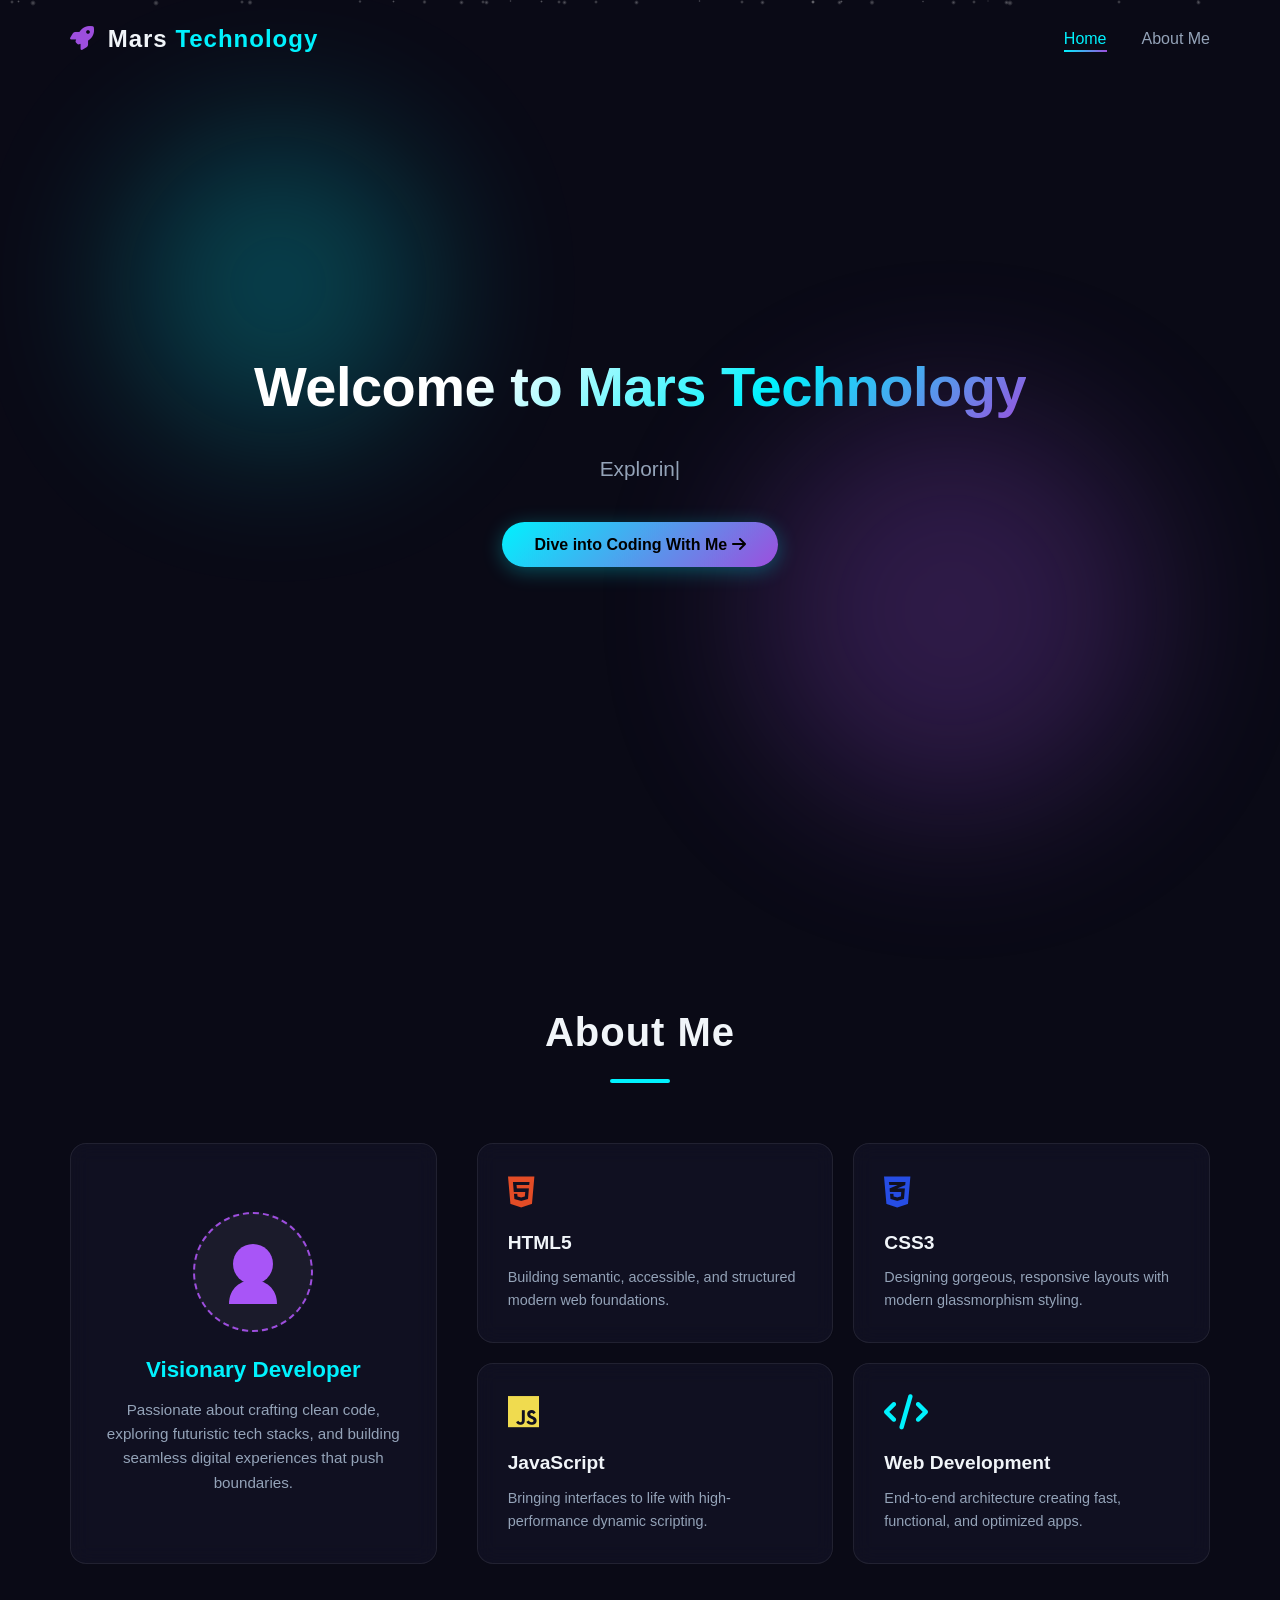
<file: index.html>
<!DOCTYPE html>
<html lang="en">
<head>
    <meta charset="UTF-8">
    <meta name="viewport" content="width=device-width, initial-scale=1.0">
    <title>Mars Technology | Home</title>
    <link rel="stylesheet" href="style.css">
    <link rel="stylesheet" href="https://cdnjs.cloudflare.com/ajax/libs/font-awesome/6.4.0/css/all.min.css">
</head>
<body>

    <div class="particles-container" id="particles"></div>

    <nav class="navbar">
        <div class="nav-container">
            <a href="#" class="logo"><i class="fas fa-rocket"></i> Mars <span>Technology</span></a>
            <ul class="nav-links">
                <li><a href="#home" class="active">Home</a></li>
                <li><a href="#about">About Me</a></li>
            </ul>
            <div class="menu-toggle" id="mobile-menu">
                <span class="bar"></span>
                <span class="bar"></span>
                <span class="bar"></span>
            </div>
        </div>
    </nav>

    <section id="home" class="hero-section">
        <div class="hero-content">
            <h1 class="fade-up">Welcome to Mars Technology</h1>
            <p class="subtitle fade-up">
                <span class="typing-text" data-words='["Exploring innovation.", "Programming the future.", "Mastering technology."]'></span>
            </p>
            <a href="coding.html" class="btn ripple-btn fade-up">Dive into Coding With Me <i class="fas fa-arrow-right"></i></a>
        </div>
        <div class="floating-orb orb-1"></div>
        <div class="floating-orb orb-2"></div>
    </section>

    <section id="about" class="about-section reveal">
        <div class="section-title">
            <h2>About Me</h2>
            <div class="line"></div>
        </div>

        <div class="about-container">
            <div class="about-card profile-card">
                <div class="profile-img-container">
                    <svg viewBox="0 0 100 100" class="profile-placeholder">
                        <circle cx="50" cy="40" r="25" fill="#a855f7" />
                        <path d="M20,90 C20,70 35,60 50,60 C65,60 80,70 80,90" fill="#a855f7" />
                    </svg>
                </div>
                <h3>Visionary Developer</h3>
                <p>Passionate about crafting clean code, exploring futuristic tech stacks, and building seamless digital experiences that push boundaries.</p>
            </div>

            <div class="skills-grid">
                <div class="skill-card">
                    <i class="fab fa-html5 skill-icon html-icon"></i>
                    <h3>HTML5</h3>
                    <p>Building semantic, accessible, and structured modern web foundations.</p>
                </div>
                <div class="skill-card">
                    <i class="fab fa-css3-alt skill-icon css-icon"></i>
                    <h3>CSS3</h3>
                    <p>Designing gorgeous, responsive layouts with modern glassmorphism styling.</p>
                </div>
                <div class="skill-card">
                    <i class="fab fa-js skill-icon js-icon"></i>
                    <h3>JavaScript</h3>
                    <p>Bringing interfaces to life with high-performance dynamic scripting.</p>
                </div>
                <div class="skill-card">
                    <i class="fas fa-code skill-icon dev-icon"></i>
                    <h3>Web Development</h3>
                    <p>End-to-end architecture creating fast, functional, and optimized apps.</p>
                </div>
            </div>
        </div>
    </section>

    <script src="script.js"></script>
</body>
</html>
</file>
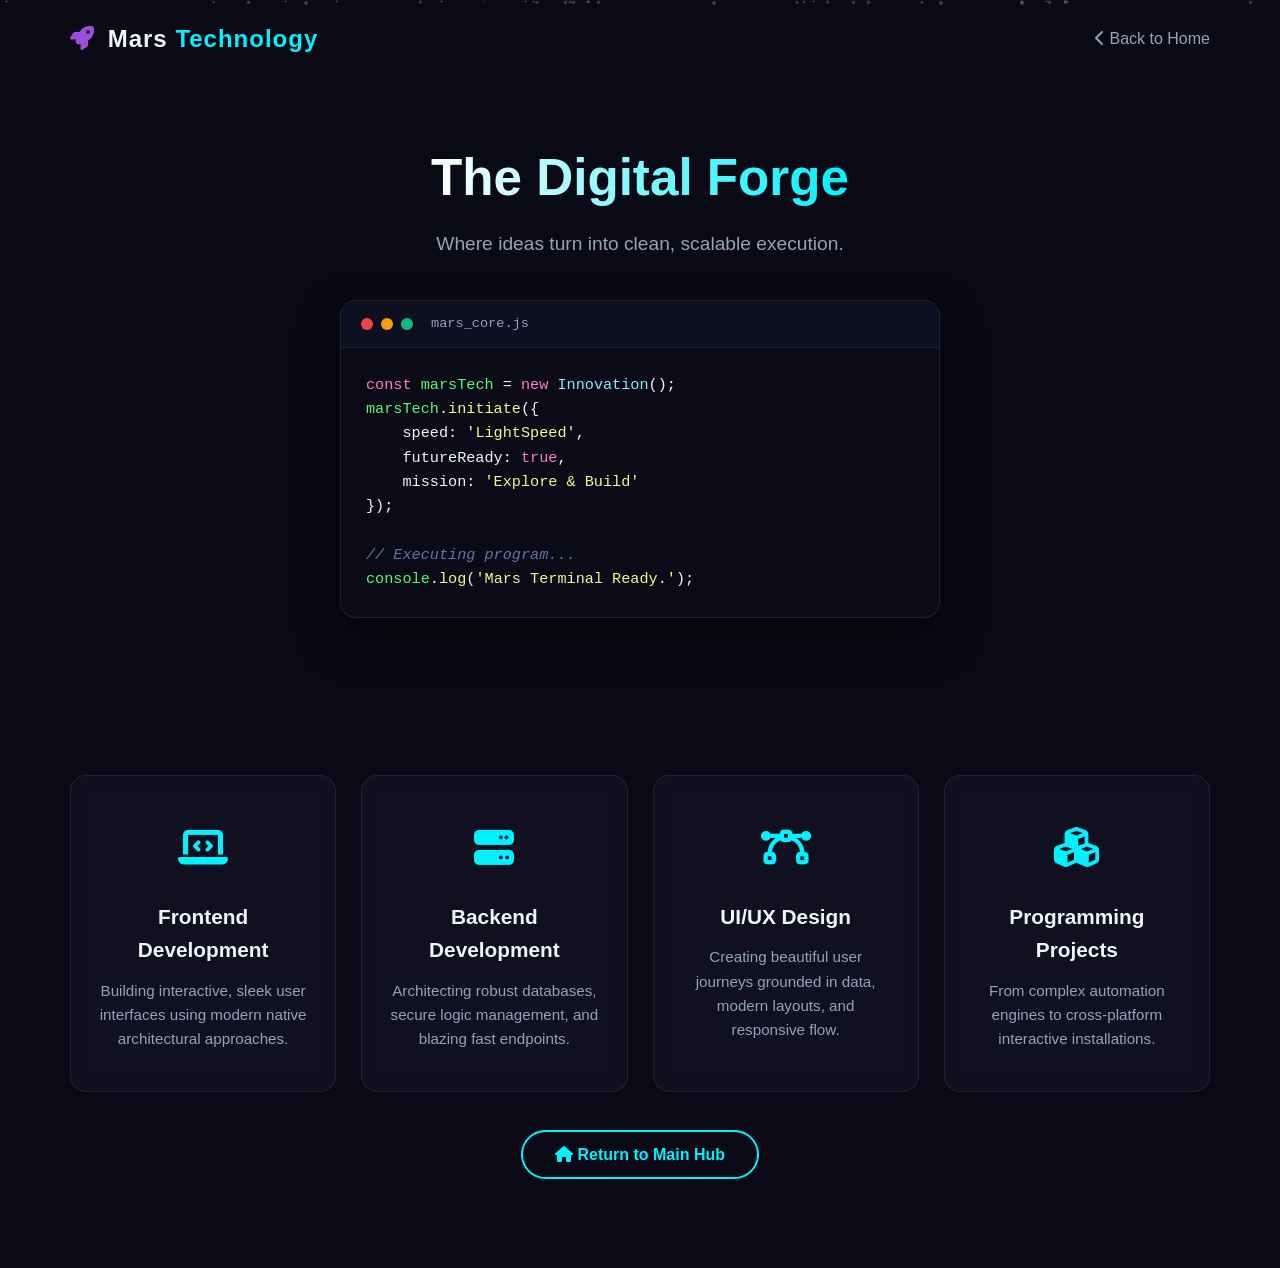
<file: coding.html>
<!DOCTYPE html>
<html lang="en">
<head>
    <meta charset="UTF-8">
    <meta name="viewport" content="width=device-width, initial-scale=1.0">
    <title>Mars Technology | Coding</title>
    <link rel="stylesheet" href="style.css">
    <link rel="stylesheet" href="https://cdnjs.cloudflare.com/ajax/libs/font-awesome/6.4.0/css/all.min.css">
</head>
<body class="coding-page">

    <div class="particles-container" id="particles"></div>

    <nav class="navbar navbar-scrolled">
        <div class="nav-container">
            <a href="index.html" class="logo"><i class="fas fa-rocket"></i> Mars <span>Technology</span></a>
            <a href="index.html" class="back-home-link"><i class="fas fa-chevron-left"></i> Back to Home</a>
        </div>
    </nav>

    <header class="coding-hero">
        <div class="coding-hero-content">
            <h1 class="fade-up">The Digital Forge</h1>
            <p class="fade-up">Where ideas turn into clean, scalable execution.</p>
        </div>

        <div class="code-terminal fade-up">
            <div class="terminal-header">
                <span class="dot red"></span>
                <span class="dot yellow"></span>
                <span class="dot green"></span>
                <span class="terminal-title">mars_core.js</span>
            </div>
            <div class="terminal-body">
                <pre><code><span class="keyword">const</span> <span class="variable">marsTech</span> = <span class="keyword">new</span> <span class="class">Innovation</span>();
<span class="variable">marsTech</span>.<span class="method">initiate</span>({
    speed: <span class="string">'LightSpeed'</span>,
    futureReady: <span class="keyword">true</span>,
    mission: <span class="string">'Explore & Build'</span>
});

<span class="comment">// Executing program...</span>
<span class="variable">console</span>.<span class="method">log</span>(<span class="string">'Mars Terminal Ready.'</span>);</code></pre>
            </div>
        </div>
    </header>

    <main class="services-section reveal">
        <div class="services-grid">
            <div class="service-card">
                <div class="service-icon"><i class="fas fa-laptop-code"></i></div>
                <h3>Frontend Development</h3>
                <p>Building interactive, sleek user interfaces using modern native architectural approaches.</p>
            </div>
            <div class="service-card">
                <div class="service-icon"><i class="fas fa-server"></i></div>
                <h3>Backend Development</h3>
                <p>Architecting robust databases, secure logic management, and blazing fast endpoints.</p>
            </div>
            <div class="service-card">
                <div class="service-icon"><i class="fas fa-bezier-curve"></i></div>
                <h3>UI/UX Design</h3>
                <p>Creating beautiful user journeys grounded in data, modern layouts, and responsive flow.</p>
            </div>
            <div class="service-card">
                <div class="service-icon"><i class="fas fa-cubes"></i></div>
                <h3>Programming Projects</h3>
                <p>From complex automation engines to cross-platform interactive installations.</p>
            </div>
        </div>

        <div class="center-btn">
            <a href="index.html" class="btn ripple-btn outline-btn"><i class="fas fa-home"></i> Return to Main Hub</a>
        </div>
    </main>

    <script src="script.js"></script>
</body>
</html>
</file>
<file: style.css>
/* ==========================================================================
   1. RESET & VARIABLE DEFINITIONS
   ========================================================================== */
:root {
    --bg-dark: #0a0a16;
    --bg-card: rgba(25, 25, 50, 0.4);
    --border-glass: rgba(255, 255, 255, 0.08);
    --primary: #00f2fe;     /* Electric Cyan */
    --secondary: #9d4edd;   /* Neon Purple */
    --text-main: #f1f5f9;
    --text-muted: #94a3b8;
    --transition-smooth: cubic-bezier(0.4, 0, 0.2, 1);
}

* {
    margin: 0;
    padding: 0;
    box-sizing: border-box;
    scroll-behavior: smooth;
}

body {
    font-family: 'Segoe UI', Tahoma, Geneva, Verdana, sans-serif;
    background-color: var(--bg-dark);
    color: var(--text-main);
    overflow-x: hidden;
    line-height: 1.6;
}

/* ==========================================================================
   2. BACKGROUND PARTICLES & SHAPES
   ========================================================================== */
.particles-container {
    position: fixed;
    top: 0;
    left: 0;
    width: 100vw;
    height: 100vh;
    z-index: -2;
    overflow: hidden;
    pointer-events: none;
}

.particle {
    position: absolute;
    background: radial-gradient(circle, rgba(255,255,255,0.3) 0%, rgba(255,255,255,0) 70%);
    border-radius: 50%;
    animation: floatParticle 15s linear infinite;
}

@keyframes floatParticle {
    0% { transform: translateY(105vh) scale(0); opacity: 0; }
    10% { opacity: 0.8; }
    90% { opacity: 0.8; }
    100% { transform: translateY(-5vh) scale(1.2); opacity: 0; }
}

/* Floating Orbs in Hero */
.floating-orb {
    position: absolute;
    border-radius: 50%;
    filter: blur(80px);
    z-index: -1;
    opacity: 0.25;
    animation: drift 12s ease-in-out infinite alternate;
}
.orb-1 {
    width: 300px;
    height: 300px;
    background: var(--primary);
    top: 15%;
    left: 10%;
}
.orb-2 {
    width: 400px;
    height: 400px;
    background: var(--secondary);
    bottom: 10%;
    right: 10%;
    animation-delay: -4s;
}

@keyframes drift {
    0% { transform: translate(0, 0) scale(1); }
    100% { transform: translate(40px, 30px) scale(1.1); }
}

/* ==========================================================================
   3. NAVIGATION BAR
   ========================================================================== */
.navbar {
    position: fixed;
    top: 0;
    left: 0;
    width: 100%;
    z-index: 1000;
    transition: all 0.4s var(--transition-smooth);
    padding: 20px 0;
}

.navbar-scrolled {
    background: rgba(10, 10, 22, 0.75);
    backdrop-filter: blur(12px);
    -webkit-backdrop-filter: blur(12px);
    border-bottom: 1px solid var(--border-glass);
    padding: 12px 0;
}

.nav-container {
    max-width: 1200px;
    margin: 0 auto;
    display: flex;
    justify-content: space-between;
    align-items: center;
    padding: 0 30px;
}

.logo {
    font-size: 1.5rem;
    font-weight: 700;
    color: var(--text-main);
    text-decoration: none;
    letter-spacing: 1px;
}
.logo span { color: var(--primary); }
.logo i { color: var(--secondary); margin-right: 5px; }

.nav-links {
    display: flex;
    list-style: none;
    gap: 35px;
}

.nav-links a, .back-home-link {
    color: var(--text-muted);
    text-decoration: none;
    font-weight: 500;
    font-size: 1rem;
    transition: color 0.3s;
    position: relative;
    padding: 5px 0;
}

.nav-links a:hover, .nav-links a.active, .back-home-link:hover {
    color: var(--primary);
}

/* Link Underline Effect */
.nav-links a::after {
    content: '';
    position: absolute;
    bottom: 0;
    left: 0;
    width: 0;
    height: 2px;
    background: linear-gradient(90deg, var(--primary), var(--secondary));
    transition: width 0.3s var(--transition-smooth);
}
.nav-links a:hover::after, .nav-links a.active::after {
    width: 100%;
}

.menu-toggle {
    display: none;
    cursor: pointer;
}
.menu-toggle .bar {
    display: block;
    width: 25px;
    height: 3px;
    margin: 5px auto;
    background-color: var(--text-main);
    transition: all 0.3s ease;
}

/* ==========================================================================
   4. HERO SECTION (HOME)
   ========================================================================== */
.hero-section {
    min-height: 100vh;
    display: flex;
    align-items: center;
    justify-content: center;
    text-align: center;
    padding: 0 20px;
    position: relative;
}

.hero-content h1 {
    font-size: 3.5rem;
    font-weight: 800;
    background: linear-gradient(135deg, #ffffff 30%, var(--primary), var(--secondary));
    -webkit-background-clip: text;
    -webkit-text-fill-color: transparent;
    margin-bottom: 20px;
    letter-spacing: -0.5px;
}

.subtitle {
    font-size: 1.3rem;
    color: var(--text-muted);
    margin-bottom: 40px;
    min-height: 40px;
}

/* Typing Caret Animation */
.typing-text::after {
    content: '|';
    animation: blink 0.7s infinite alternate;
}
@keyframes blink {
    0% { opacity: 0; }
    100% { opacity: 1; }
}

/* Interactive Buttons */
.btn {
    display: inline-inline-block;
    position: relative;
    overflow: hidden;
    padding: 14px 32px;
    background: linear-gradient(135deg, var(--primary), var(--secondary));
    color: #000;
    font-weight: 600;
    text-decoration: none;
    border-radius: 30px;
    box-shadow: 0 4px 20px rgba(0, 242, 254, 0.3);
    transition: all 0.3s var(--transition-smooth);
}
.btn:hover {
    transform: translateY(-3px);
    box-shadow: 0 8px 30px rgba(0, 242, 254, 0.5);
    color: #fff;
}

.outline-btn {
    background: transparent;
    border: 2px solid var(--primary);
    color: var(--primary);
    box-shadow: none;
}
.outline-btn:hover {
    background: var(--primary);
    color: #000;
}

/* Ripple Element Styles */
.ripple {
    position: absolute;
    background: rgba(255, 255, 255, 0.4);
    border-radius: 50%;
    transform: scale(0);
    animation: ripple-animation 0.6s linear;
    pointer-events: none;
}
@keyframes ripple-animation {
    to { transform: scale(4); opacity: 0; }
}

/* ==========================================================================
   5. ABOUT ME SECTION
   ========================================================================== */
.about-section, .services-section {
    max-width: 1200px;
    margin: 0 auto;
    padding: 100px 30px;
}

.section-title {
    text-align: center;
    margin-bottom: 60px;
}
.section-title h2 {
    font-size: 2.5rem;
    letter-spacing: 1px;
}
.section-title .line {
    width: 60px;
    height: 4px;
    background: var(--primary);
    margin: 15px auto 0;
    border-radius: 2px;
}

.about-container {
    display: grid;
    grid-template-columns: 1fr 2fr;
    gap: 40px;
}

/* Glassmorphism Cards */
.about-card, .skill-card, .service-card, .code-terminal {
    background: var(--bg-card);
    backdrop-filter: blur(10px);
    -webkit-backdrop-filter: blur(10px);
    border: 1px solid var(--border-glass);
    border-radius: 16px;
    padding: 30px;
    transition: transform 0.3s var(--transition-smooth), border-color 0.3s;
}

.about-card:hover, .skill-card:hover, .service-card:hover {
    transform: translateY(-5px);
    border-color: rgba(0, 242, 254, 0.3);
}

.profile-card {
    display: flex;
    flex-direction: column;
    align-items: center;
    text-align: center;
    justify-content: center;
}

.profile-img-container {
    width: 120px;
    height: 120px;
    border-radius: 50%;
    background: rgba(255,255,255,0.05);
    border: 2px dashed var(--secondary);
    display: flex;
    align-items: center;
    justify-content: center;
    margin-bottom: 20px;
}
.profile-placeholder {
    width: 80px;
    height: 80px;
}

.profile-card h3 { margin-bottom: 10px; font-size: 1.4rem; color: var(--primary);}
.profile-card p { color: var(--text-muted); font-size: 0.95rem; }

.skills-grid {
    display: grid;
    grid-template-columns: repeat(2, 1fr);
    gap: 20px;
}

.skill-card h3 { margin: 15px 0 8px; font-size: 1.2rem; }
.skill-card p { color: var(--text-muted); font-size: 0.9rem; }

.skill-icon { font-size: 2.2rem; }
.html-icon { color: #e34c26; }
.css-icon { color: #264de4; }
.js-icon { color: #f0db4f; }
.dev-icon { color: var(--primary); }

/* ==========================================================================
   6. CODING PAGE SPECIFIC ARCHITECTURE
   ========================================================================== */
.coding-hero {
    min-height: 75vh;
    display: flex;
    flex-direction: column;
    justify-content: center;
    align-items: center;
    padding: 120px 20px 40px;
    text-align: center;
}
.coding-hero h1 { font-size: 3.2rem; margin-bottom: 10px; background: linear-gradient(90deg, #fff, var(--primary)); -webkit-background-clip: text; -webkit-text-fill-color: transparent;}
.coding-hero p { color: var(--text-muted); font-size: 1.2rem; margin-bottom: 40px; }

/* Code Snippet Box Terminal */
.code-terminal {
    width: 100%;
    max-width: 600px;
    text-align: left;
    padding: 0;
    overflow: hidden;
    box-shadow: 0 20px 40px rgba(0,0,0,0.5);
}
.terminal-header {
    background: rgba(15, 15, 35, 0.8);
    padding: 12px 20px;
    display: flex;
    align-items: center;
    border-bottom: 1px solid var(--border-glass);
}
.dot {
    width: 12px;
    height: 12px;
    border-radius: 50%;
    margin-right: 8px;
}
.red { background-color: #ef4444; }
.yellow { background-color: #f59e0b; }
.green { background-color: #10b981; }
.terminal-title {
    margin-left: 10px;
    font-size: 0.85rem;
    font-family: monospace;
    color: var(--text-muted);
}
.terminal-body {
    padding: 25px;
    font-family: 'Courier New', Courier, monospace;
    font-size: 0.95rem;
    overflow-x: auto;
    background: rgba(5, 5, 12, 0.4);
}

/* Syntax Highlighting Colors */
.keyword { color: #ff79c6; }
.variable { color: #50fa7b; }
.class { color: #8be9fd; }
.method { color: #f1fa8c; }
.string { color: #f1fa8c; }
.comment { color: #6272a4; font-style: italic; }

/* Services Layout */
.services-grid {
    display: grid;
    grid-template-columns: repeat(auto-fit, minmax(250px, 1fr));
    gap: 25px;
    margin-bottom: 50px;
}
.service-card { text-align: center; padding: 40px 25px; }
.service-icon {
    font-size: 2.5rem;
    color: var(--primary);
    margin-bottom: 20px;
}
.service-card h3 { margin-bottom: 12px; font-size: 1.3rem; }
.service-card p { color: var(--text-muted); font-size: 0.95rem; }
.center-btn { text-align: center; margin-top: 20px; }

/* ==========================================================================
   7. SCROLL INTERSECTION REVEAL STYLE ANIMATIONS
   ========================================================================== */
.fade-up {
    opacity: 0;
    transform: translateY(30px);
    animation: fadeUpAnimation 0.8s cubic-bezier(0.2, 0.8, 0.2, 1) forwards;
}
.fade-up:nth-child(1) { animation-delay: 0.1s; }
.fade-up:nth-child(2) { animation-delay: 0.3s; }
.fade-up:nth-child(3) { animation-delay: 0.5s; }

@keyframes fadeUpAnimation {
    to { opacity: 1; transform: translateY(0); }
}

/* Dynamic Hidden state for scroll trigger elements */
.reveal {
    opacity: 0;
    transform: translateY(50px);
    transition: all 0.8s cubic-bezier(0.4, 0, 0.2, 1);
}
.reveal-active {
    opacity: 1;
    transform: translateY(0);
}

/* ==========================================================================
   8. RESPONSIVE MEDIA BREAKPOINTS
   ========================================================================== */
@media (max-width: 968px) {
    .about-container { grid-template-columns: 1fr; }
    .hero-content h1 { font-size: 2.8rem; }
}

@media (max-width: 768px) {
    .menu-toggle { display: block; }
    
    .menu-toggle.active .bar:nth-child(2) { opacity: 0; }
    .menu-toggle.active .bar:nth-child(1) { transform: translateY(8px) rotate(45deg); }
    .menu-toggle.active .bar:nth-child(3) { transform: translateY(-8px) rotate(-45deg); }

    .nav-links {
        position: fixed;
        top: -100%;
        left: 0;
        width: 100%;
        height: 60vh;
        flex-direction: column;
        background: rgba(10, 10, 22, 0.95);
        backdrop-filter: blur(20px);
        -webkit-backdrop-filter: blur(20px);
        justify-content: center;
        align-items: center;
        gap: 30px;
        transition: top 0.4s ease;
        border-bottom: 1px solid var(--border-glass);
    }
    .nav-links.active { top: 0; }
    .hero-content h1 { font-size: 2.2rem; }
    .skills-grid { grid-template-columns: 1fr; }
    .coding-hero h1 { font-size: 2.4rem; }
}
</file>
